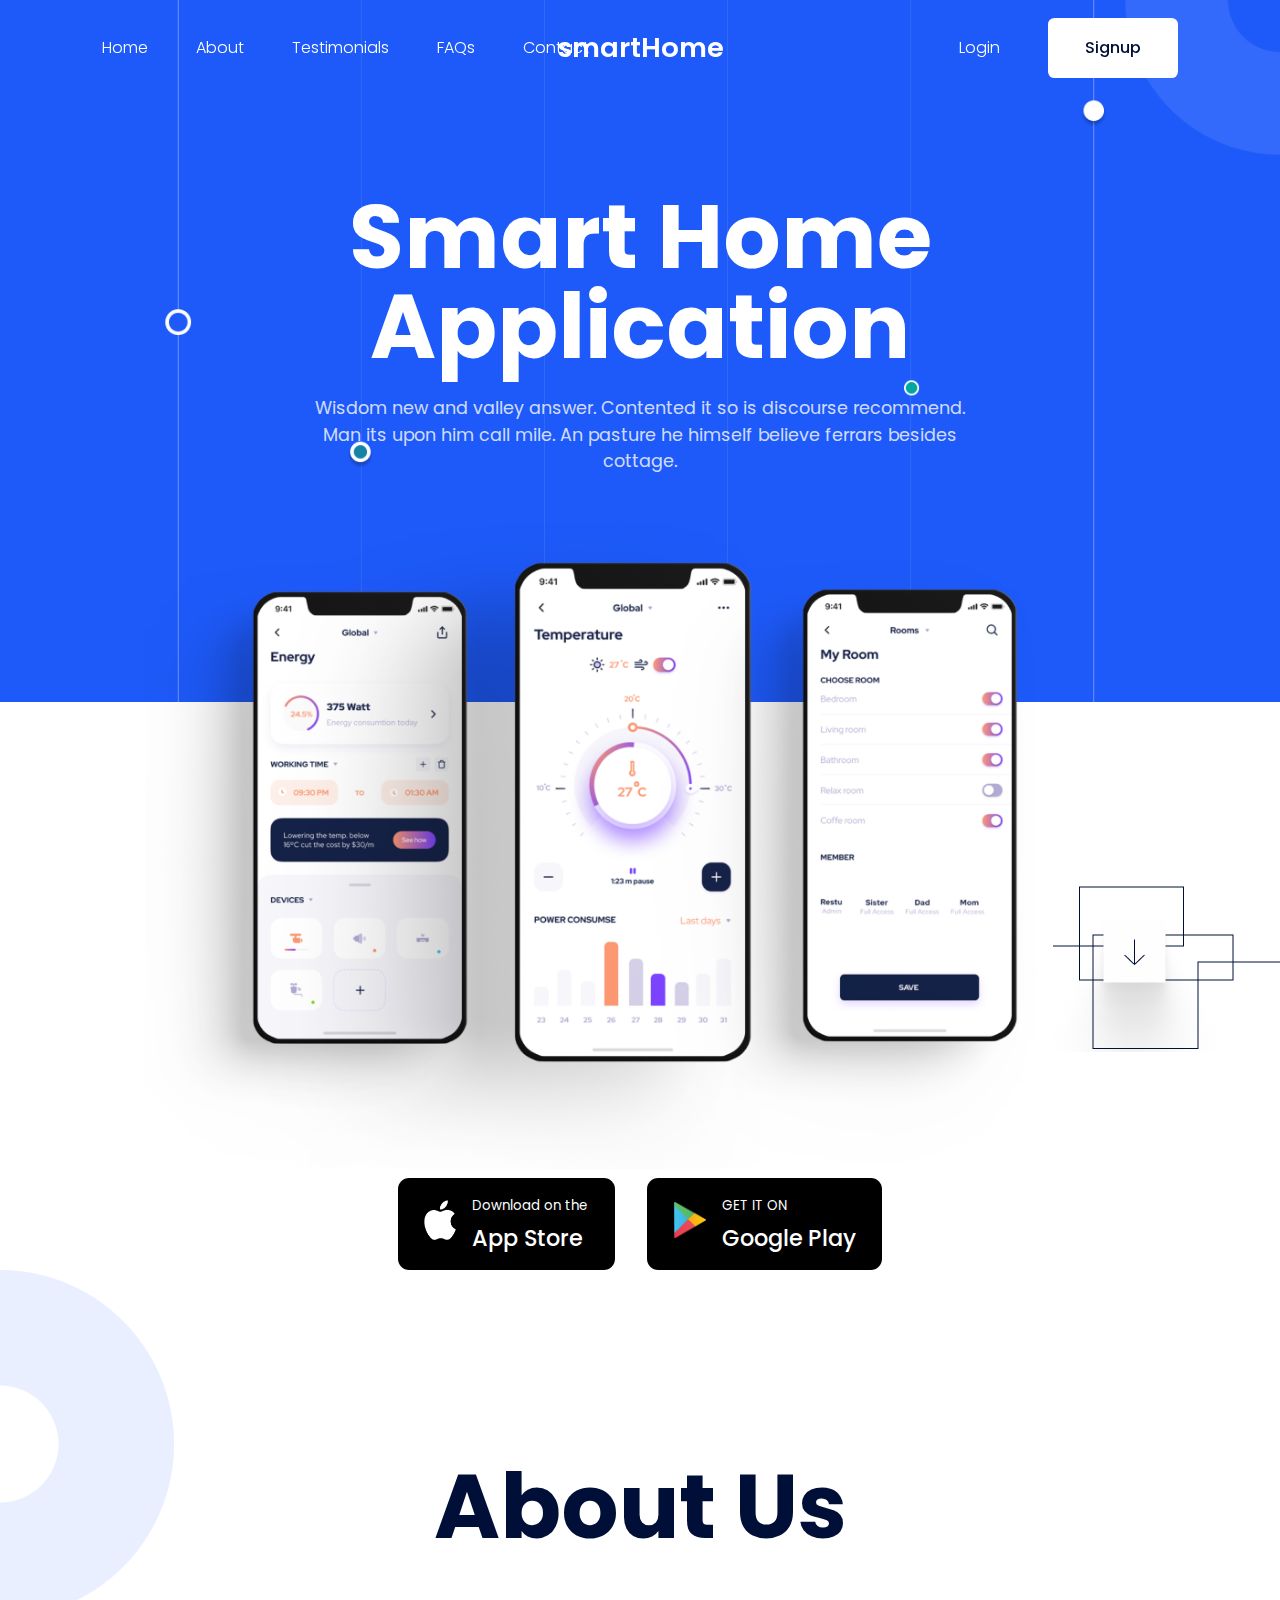
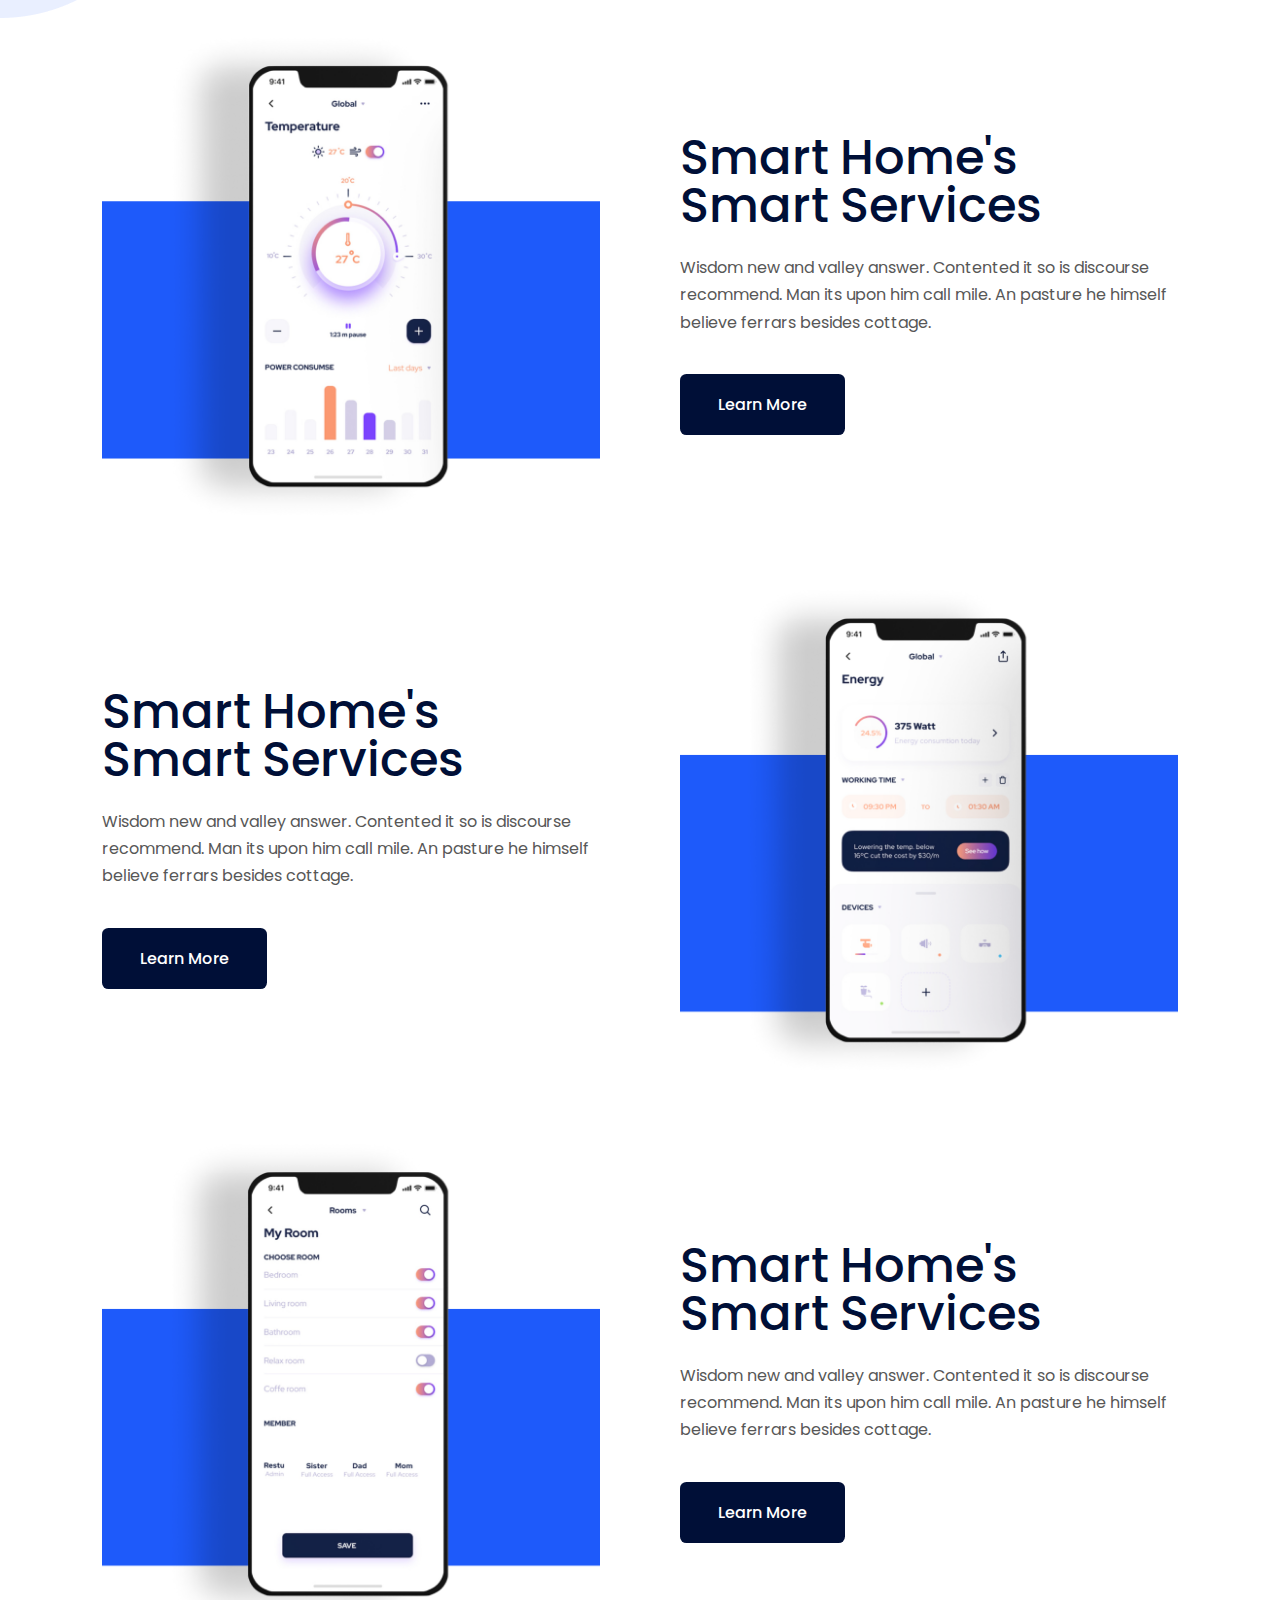
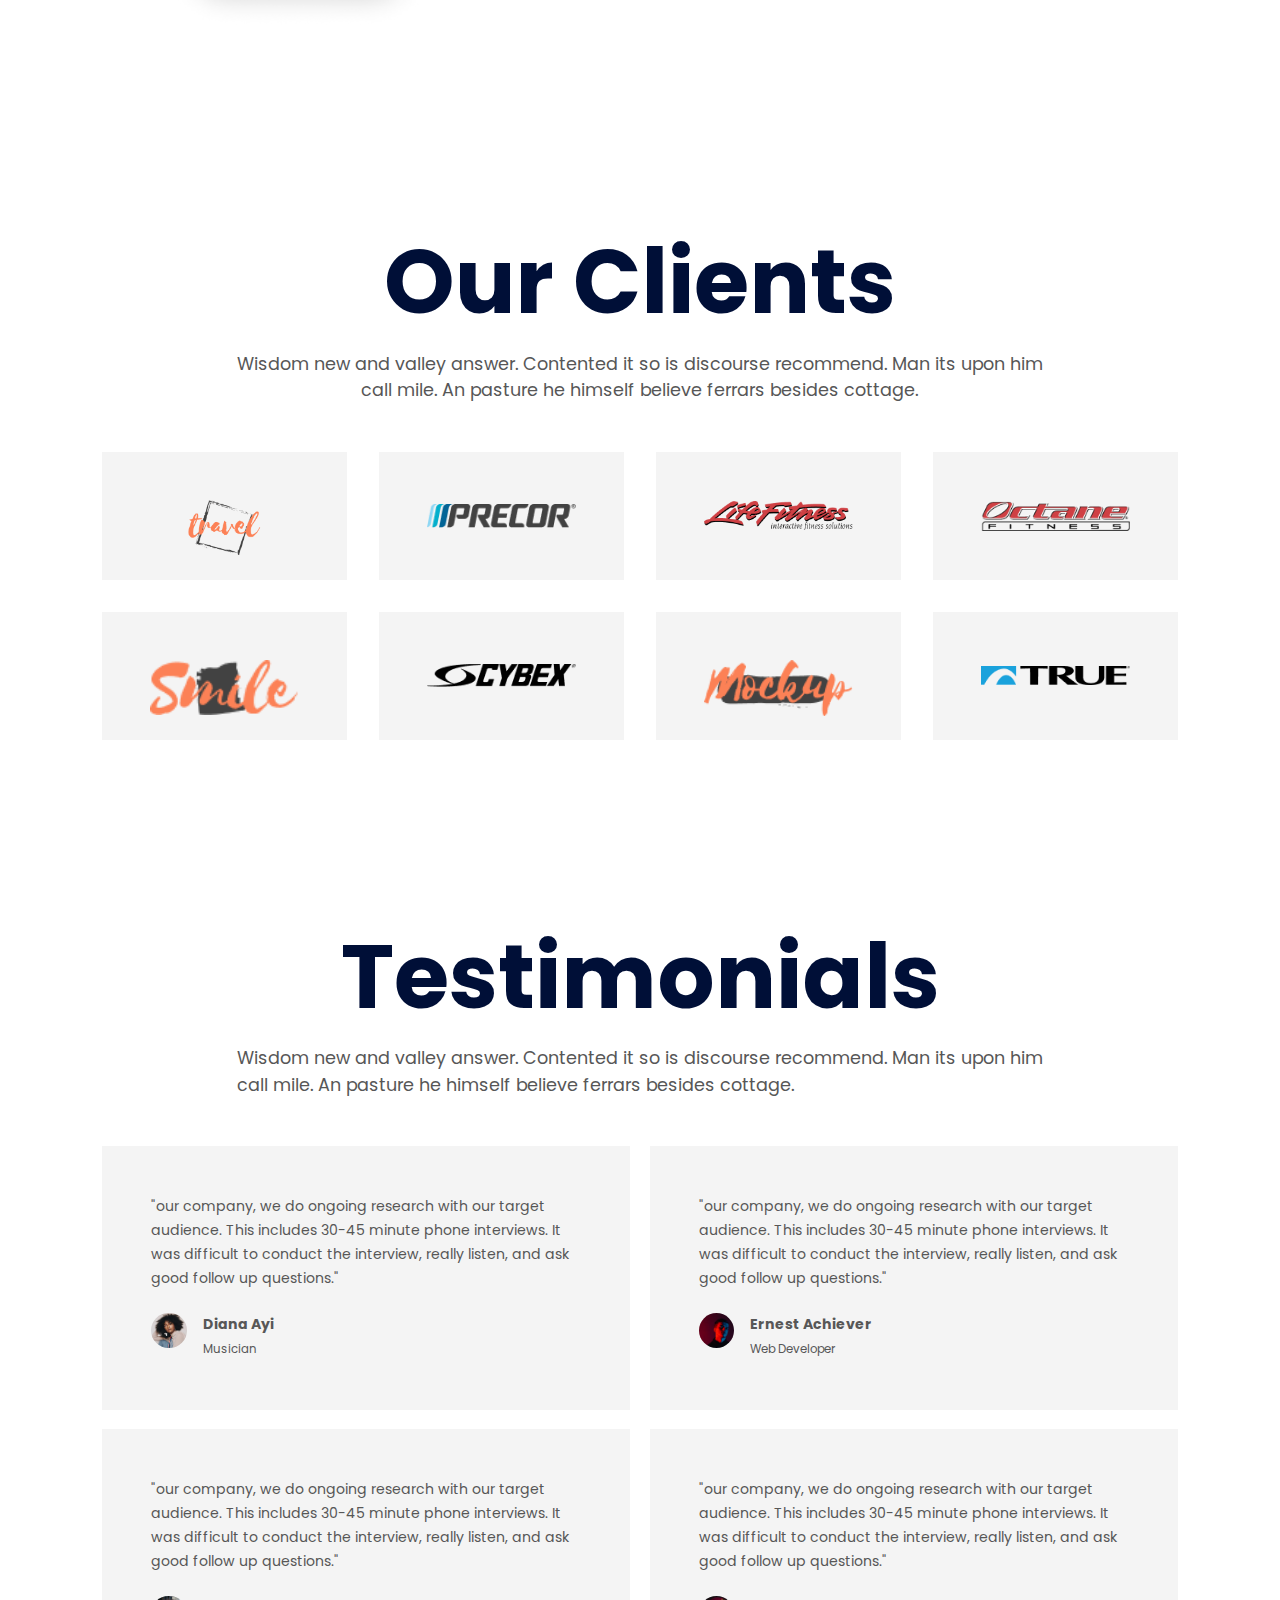
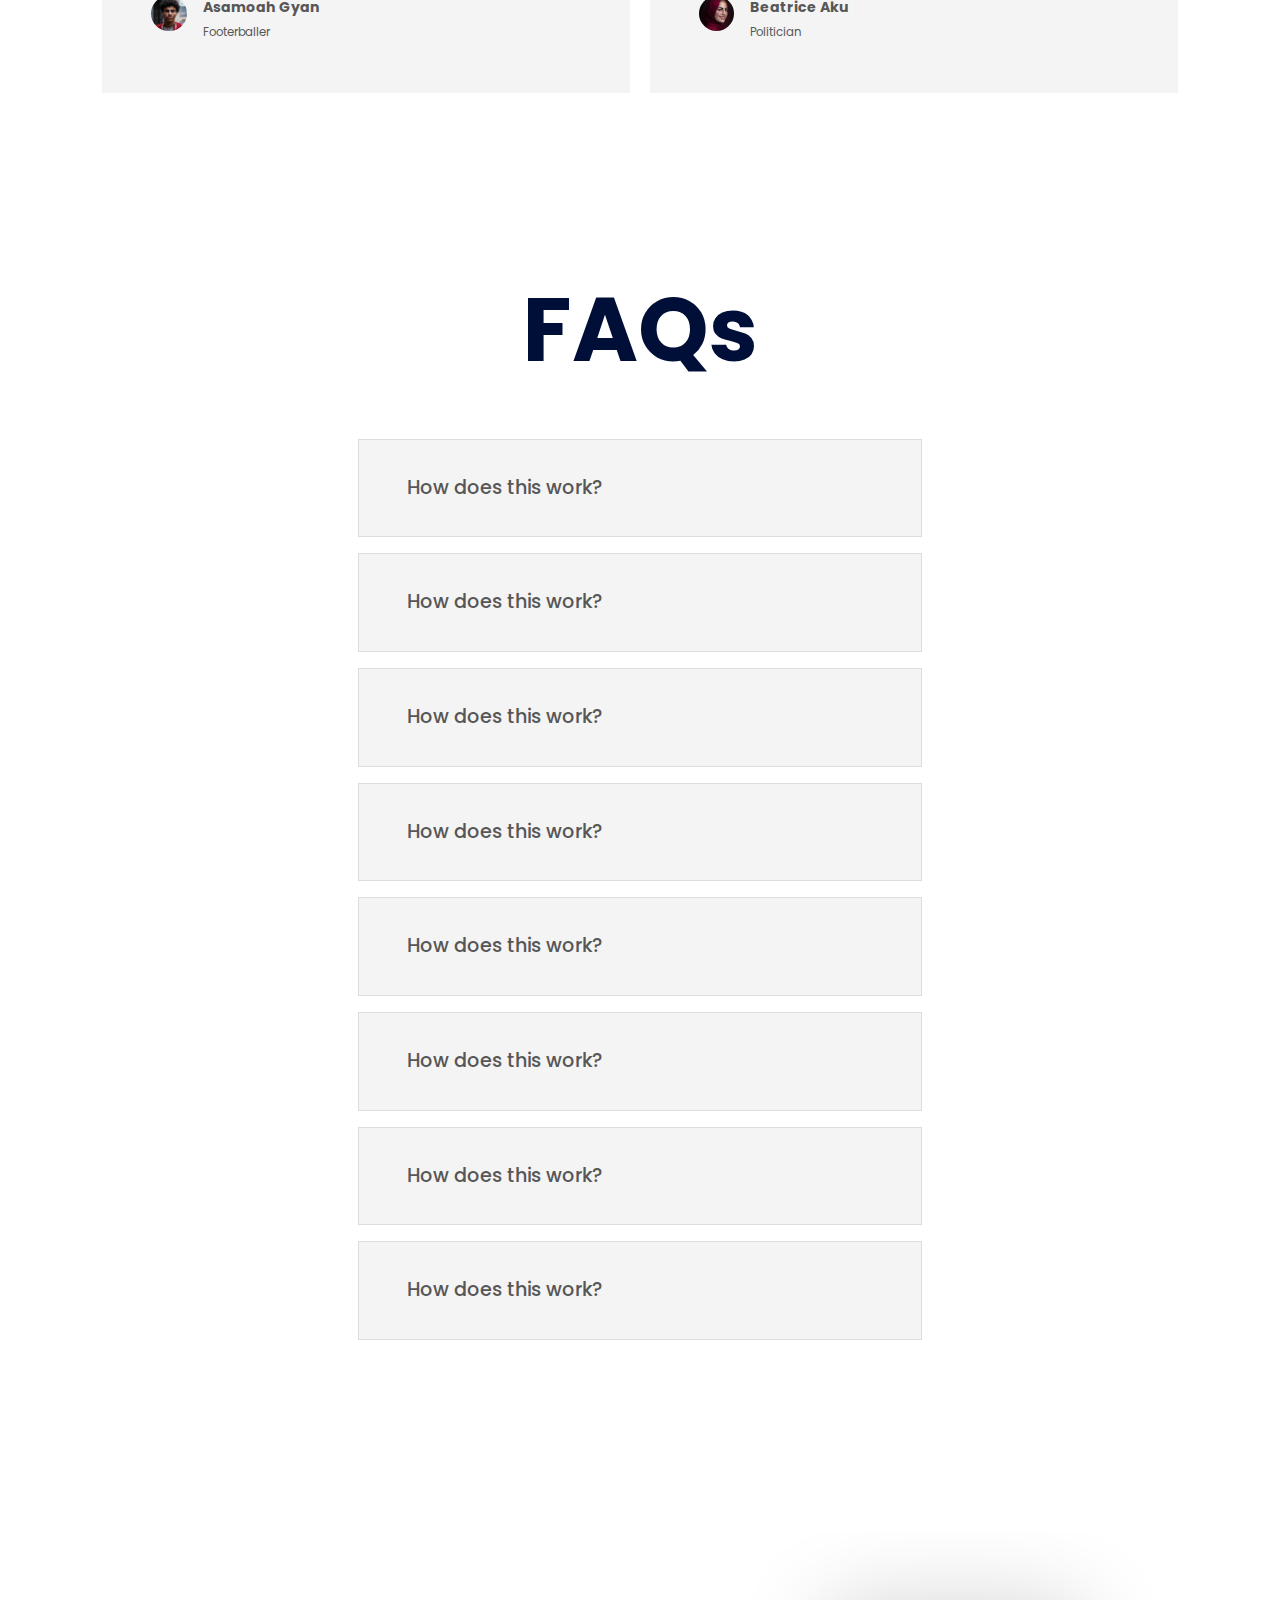
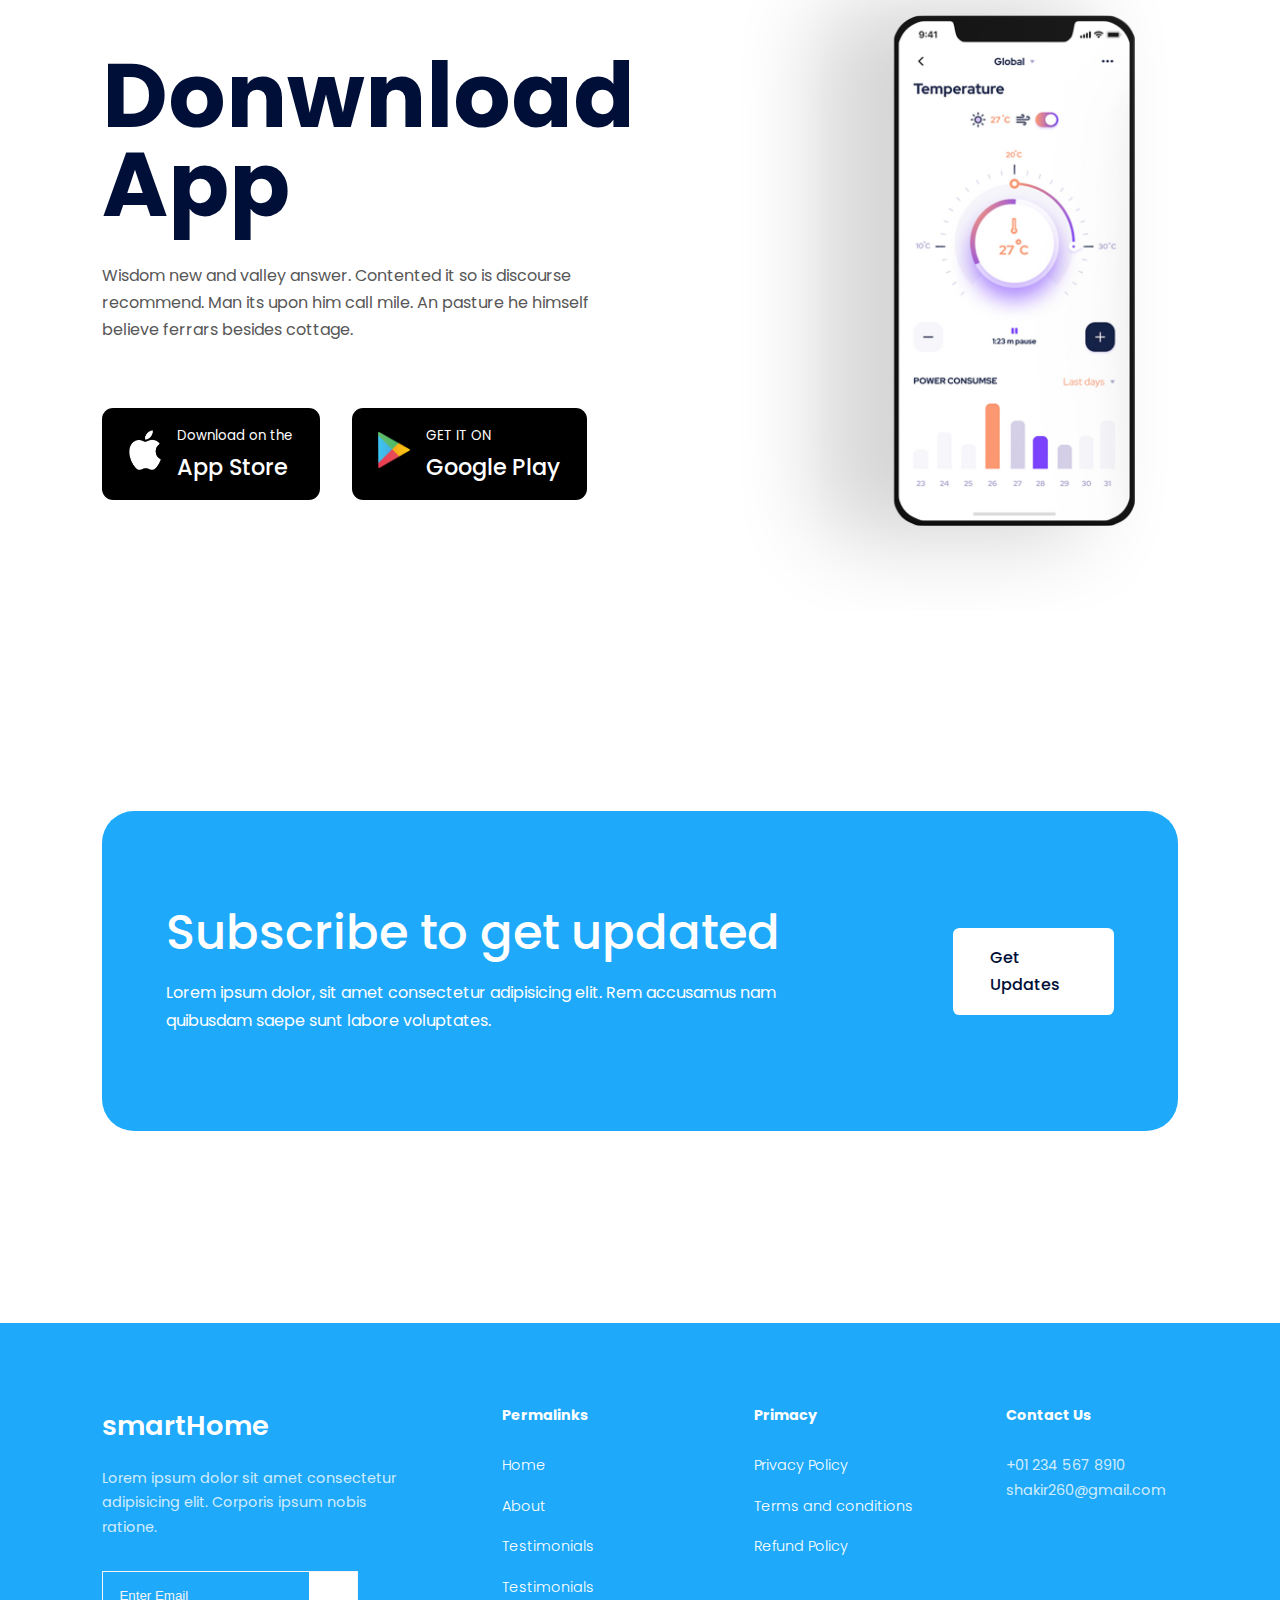
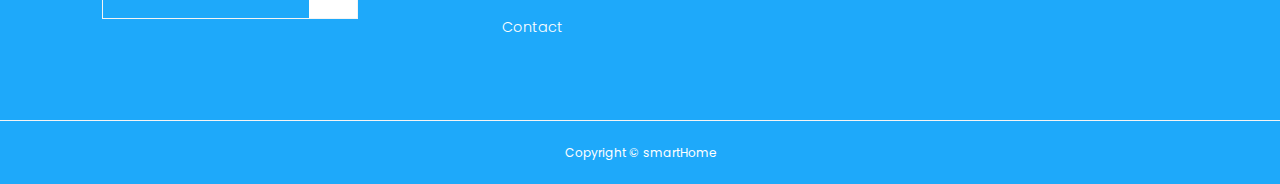
<file: smarthome/index.html>
<!DOCTYPE html>
<html lang="en">
<head>
    <meta charset="UTF-8">
    <meta http-equiv="X-UA-Compatible" content="IE=edge">
    <meta name="viewport" content="width=device-width, initial-scale=1.0">
    <title>Responsive Smarthome </title>

    <!-- GOOGLE FONTS -->
    <link rel="preconnect" href="https://fonts.googleapis.com">
    <link rel="preconnect" href="https://fonts.gstatic.com" crossorigin>
    <link href="https://fonts.googleapis.com/css2?family=Poppins:ital,wght@0,300;0,400;0,500;0,600;0,700;0,800;0,900;1,300;1,400;1,500;1,600;1,700;1,800;1,900&display=swap" rel="stylesheet">

    <!-- ICONSCOUT CDN -->
    <link rel="stylesheet" href="https://unicons.iconscout.com/release/v2.1.6/css/unicons.css">


    <!--STYLESHEET-->
    <link rel="stylesheet" href="./style.css">
</head>
<body>
    <nav>
        <div class="container nav__container">
            <ul class="nav__items">
                <li><a href="index.html">Home</a></li>
                <li><a href="index.html#about">About</a></li>
                <li><a href="index.html#testimonials">Testimonials</a></li>
                <li><a href="index.html#faqs">FAQs</a></li>
                <li><a href="contact.html">Contact</a></li>
            </ul>

            <a href="index.html" class="nav__logo"><h3>smartHome</h3></a>

            <div class="nav__signin-signup">
                <a href="#">Login</a>
                <a href="#" class="btn">Signup</a>
            </div>

            <button id="menu-btn"><i class="uil uil-bars"></i></button>
            <button id="close-btn"><i class="uil uil-multiply"></i></button>
        </div>
    </nav>
    <!--================================== END OF NAVBAR ====================================-->




    <header>
        <div class="container header__container">
            <h1 class="header__title">Smart Home<br/>Application</h1>
            <p class="lead">Wisdom new and valley answer. Contented it so is discourse recommend. Man its upon him call mile. An pasture he himself believe ferrars besides cottage.</p>

            <div class="header__image">
                <img src="./images/hero.png">
            </div>

            <div class="cta">
                <a href="https://www.apple.com/app-store" class="btn btn-primary" target="_blank">
                    <div class="logo">
                        <img src="./images/Apple-logo.png">
                    </div>
                    <span>
                        <small>Download on the</small>
                        <h4>App Store</h4>
                    </span>
                </a>
                <a href="https://play.google.com/store/apps/details?id=com.tuya.smartlife" class="btn btn-primary" target="_blank">
                    <div class="logo">
                        <img src="./images/google playstore.png">
                    </div>
                    <span>
                        <small>GET IT ON</small>
                        <h4>Google Play</h4>
                    </span>
                </a>
            </div>

            <div class="header__socials">
                <a href="https://facebook.com/apple" target="_blank"><i class="uil uil-facebook-f"></i></a>
                <a href="https://instagram.com/apple" target="_blank"><i class="uil uil-instagram-alt"></i></a>
                <a href="https://twitter.com/apple" target="_blank"><i class="uil uil-twitter"></i></a>
                <a href="https://linkedin.com/apple" target="_blank"><i class="uil uil-linkedin-alt"></i></a>
            </div>
        </div>

        <div class="header__decorator-1">
            <img src="./images/header-decorator1.png">
        </div>
        <div class="header__decorator-2">
            <img src="./images/header-decorator-2.png">
        </div>
    </header>
    <!--================================== END OF HEADER ====================================-->





    <section id="about">
        <h1 class="about__title">About Us</h1>
        <div class="container">
            <article class="about__article">
                <div class="about__image">
                    <img src="./images/about1.png">
                </div>
                <div class="about__content">
                    <h2 class="about__article-title">Smart Home's Smart Services</h2>
                    <p>Wisdom new and valley answer. Contented it so is discourse recommend. Man its upon him call mile. An pasture he himself believe ferrars besides cottage.</p>
                    <a href="#" class="btn btn-primary">Learn More</a>
                </div>
            </article>

            <article class="about__article">
                <div class="about__content">
                    <h2 class="about__article-title">Smart Home's Smart Services</h2>
                    <p>Wisdom new and valley answer. Contented it so is discourse recommend. Man its upon him call mile. An pasture he himself believe ferrars besides cottage.</p>
                    <a href="#" class="btn btn-primary">Learn More</a>
                </div>
                <div class="about__image">
                    <img src="./images/about2.png">
                </div>
            </article>

            <article class="about__article">
                <div class="about__image">
                    <img src="./images/about3.png">
                </div>
                <div class="about__content">
                    <h2 class="about__article-title">Smart Home's Smart Services</h2>
                    <p>Wisdom new and valley answer. Contented it so is discourse recommend. Man its upon him call mile. An pasture he himself believe ferrars besides cottage.</p>
                    <a href="#" class="btn btn-primary">Learn More</a>
                </div>
            </article>
        </div>
    </section>
    <!--================================== END OF ABOUT ====================================-->







    <section id="clients">
        <h1>Our Clients</h1>
        <p class="lead">
            Wisdom new and valley answer. Contented it so is discourse recommend. Man its upon him call mile. An pasture he himself believe ferrars besides cottage.
        </p>
        <div class="container clients__container">
            <div><img src="./images/client1.png"></div>
            <div><img src="./images/client2.png"></div>
            <div><img src="./images/client3.png"></div>
            <div><img src="./images/client4.png"></div>
            <div><img src="./images/client5.png"></div>
            <div><img src="./images/client6.png"></div>
            <div><img src="./images/client7.png"></div>
            <div><img src="./images/client8.png"></div>
        </div>
    </section>
    <!--================================== END OF CLIENTS ====================================-->





    <section id="testimonials">
        <h1>Testimonials</h1>
        <p class="lead">
            Wisdom new and valley answer. Contented it so is discourse recommend. Man its upon him call mile. An pasture he himself believe ferrars besides cottage.
        </p>
        <div class="container testimonials__container">
            <article class="testimonial">
                <p>
                    "our company, we do ongoing research with our target audience. This includes 30-45 minute phone interviews. It was difficult to conduct the interview, really listen, and ask good follow up questions."
                </p>
                <div class="testimonial__client">
                    <div class="avatar">
                        <img src="./images/avatar1.jpg">
                    </div>
                    <div class="testimonial__work">
                        <p><b>Diana Ayi</b></p>
                        <small>Musician</small>
                    </div>
                </div>
            </article>

            <article class="testimonial">
                <p>
                    "our company, we do ongoing research with our target audience. This includes 30-45 minute phone interviews. It was difficult to conduct the interview, really listen, and ask good follow up questions."
                </p>
                <div class="testimonial__client">
                    <div class="avatar">
                        <img src="./images/avatar2.jpg">
                    </div>
                    <div class="testimonial__work">
                        <p><b>Ernest Achiever</b></p>
                        <small>Web Developer</small>
                    </div>
                </div>
            </article>

            <article class="testimonial">
                <p>
                    "our company, we do ongoing research with our target audience. This includes 30-45 minute phone interviews. It was difficult to conduct the interview, really listen, and ask good follow up questions."
                </p>
                <div class="testimonial__client">
                    <div class="avatar">
                        <img src="./images/avatar3.jpg">
                    </div>
                    <div class="testimonial__work">
                        <p><b>Asamoah Gyan</b></p>
                        <small>Footerballer</small>
                    </div>
                </div>
            </article>
            <article class="testimonial">
                <p>
                    "our company, we do ongoing research with our target audience. This includes 30-45 minute phone interviews. It was difficult to conduct the interview, really listen, and ask good follow up questions."
                </p>
                <div class="testimonial__client">
                    <div class="avatar">
                        <img src="./images/avatar4.jpg">
                    </div>
                    <div class="testimonial__work">
                        <p><b>Beatrice Aku</b></p>
                        <small>Politician</small>
                    </div>
                </div>
            </article>
        </div>
    </section>
    <!--================================== END OF TESTIMONIALS ====================================-->








    <section id="faqs">
        <h1>FAQs</h1>
        <div class="container faqs__container">
            <article class="faq">
                <span class="faq__icon"><i class="uil uil-plus"></i></span>
                <div class="faq__question-answer">
                    <h4 class="faq__question">How does this work?</h4>
                    <p class="faq__answer">Wisdom new and valley answer. Contented it so is discourse recommend. Man its upon him call mile. An pasture he himself believe ferrars besides cottage.</p>
                </div>
            </article>
            
            <article class="faq">
                <span class="faq__icon"><i class="uil uil-plus"></i></span>
                <div class="faq__question-answer">
                    <h4 class="faq__question">How does this work?</h4>
                    <p class="faq__answer">Wisdom new and valley answer. Contented it so is discourse recommend. Man its upon him call mile. An pasture he himself believe ferrars besides cottage.</p>
                </div>
            </article>
            <article class="faq">
                <span class="faq__icon"><i class="uil uil-plus"></i></span>
                <div class="faq__question-answer">
                    <h4 class="faq__question">How does this work?</h4>
                    <p class="faq__answer">Wisdom new and valley answer. Contented it so is discourse recommend. Man its upon him call mile. An pasture he himself believe ferrars besides cottage.</p>
                </div>
            </article>
            <article class="faq">
                <span class="faq__icon"><i class="uil uil-plus"></i></span>
                <div class="faq__question-answer">
                    <h4 class="faq__question">How does this work?</h4>
                    <p class="faq__answer">Wisdom new and valley answer. Contented it so is discourse recommend. Man its upon him call mile. An pasture he himself believe ferrars besides cottage.</p>
                </div>
            </article>
            <article class="faq">
                <span class="faq__icon"><i class="uil uil-plus"></i></span>
                <div class="faq__question-answer">
                    <h4 class="faq__question">How does this work?</h4>
                    <p class="faq__answer">Wisdom new and valley answer. Contented it so is discourse recommend. Man its upon him call mile. An pasture he himself believe ferrars besides cottage.</p>
                </div>
            </article>
            <article class="faq">
                <span class="faq__icon"><i class="uil uil-plus"></i></span>
                <div class="faq__question-answer">
                    <h4 class="faq__question">How does this work?</h4>
                    <p class="faq__answer">Wisdom new and valley answer. Contented it so is discourse recommend. Man its upon him call mile. An pasture he himself believe ferrars besides cottage.</p>
                </div>
            </article>
            <article class="faq">
                <span class="faq__icon"><i class="uil uil-plus"></i></span>
                <div class="faq__question-answer">
                    <h4 class="faq__question">How does this work?</h4>
                    <p class="faq__answer">Wisdom new and valley answer. Contented it so is discourse recommend. Man its upon him call mile. An pasture he himself believe ferrars besides cottage.</p>
                </div>
            </article>
            <article class="faq">
                <span class="faq__icon"><i class="uil uil-plus"></i></span>
                <div class="faq__question-answer">
                    <h4 class="faq__question">How does this work?</h4>
                    <p class="faq__answer">Wisdom new and valley answer. Contented it so is discourse recommend. Man its upon him call mile. An pasture he himself believe ferrars besides cottage.</p>
                </div>
            </article>
        </div>
    </section>
    <!--================================== END OF FAQs ====================================-->







    <section id="downloadApp">
        <div class="container downloadApp__container">
            <div class="downloadApp__content">
                <h1>Donwnload<br/>App</h1>
                <p>
                    Wisdom new and valley answer. Contented it so is discourse recommend. Man its upon him call mile. An pasture he himself believe ferrars besides cottage.
                </p>
                <div class="cta">
                    <a href="https://www.apple.com/app-store" class="btn btn-primary" target="_blank">
                        <div class="logo">
                            <img src="./images/Apple-logo.png">
                        </div>
                        <span>
                            <small>Download on the</small>
                            <h4>App Store</h4>
                        </span>
                    </a>
                    <a href="https://play.google.com/store/apps/details?id=com.tuya.smartlife" class="btn btn-primary" target="_blank">
                        <div class="logo">
                            <img src="./images/google playstore.png">
                        </div>
                        <span>
                            <small>GET IT ON</small>
                            <h4>Google Play</h4>
                        </span>
                    </a>
                </div>
            </div>
            <div class="downloadApp__image">
                <img src="./images/app.png">
            </div>
        </div>
    </section>
    <!--================================== END OF DOWNLOAD APP ====================================-->









    <section id="subscribe">
        <div class="container subscribe__container">
            <div class="subscribe__text">
                <h2>Subscribe to get updated</h2>
                <p>Lorem ipsum dolor, sit amet consectetur adipisicing elit. Rem accusamus nam quibusdam saepe sunt labore voluptates.</p>
            </div>
            <a href="#" class="btn subscribe__btn">Get Updates</a>
        </div>
    </section>
    <!--================================== END OF SUBSCRIBE ====================================-->









    <footer>
        <div class="container footer__container">
          <div class="footer__1">
              <a href="index.html" class="footer__logo"><h3>smartHome</h3></a>
            <p>
              Lorem ipsum dolor sit amet consectetur adipisicing elit. Corporis
              ipsum nobis ratione.
            </p>
            <div class="footer__subscribe">
              <input type="email" placeholder="Enter Email" required />
              <button type="submit"><i class="uil uil-arrow-right"></i></button>
            </div>
          </div>
  
          <div class="footer__2">
            <h4>Permalinks</h4>
            <ul class="permalinks">
                <li><a href="index.html">Home</a></li>
                <li><a href="index.html#about">About</a></li>
                <li><a href="index.html#testimonials">Testimonials</a></li>
                <li><a href="index.html#faqs">Testimonials</a></li>
                <li><a href="contact.html">Contact</a></li>
            </ul>
          </div>
  
          <div class="footer__3">
            <h4>Primacy</h4>
            <ul class="privacy">
              <li><a href="#">Privacy Policy</a></li>
              <li><a href="#">Terms and conditions</a></li>
              <li><a href="#">Refund Policy</a></li>
            </ul>
          </div>
  
          <div class="footer__4">
            <h4>Contact Us</h4>
            <p>
              +01 234 567 8910<br />
              shakir260@gmail.com
            </p>
            <ul class="footer__socials">
              <li>
                <a href="#"><i class="uil uil-facebook-f"></i></a>
              </li>
              <li>
                <a href="#"><i class="uil uil-instagram-alt"></i></a>
              </li>
              <li>
                <a href="#"><i class="uil uil-twitter"></i></a>
              </li>
              <li>
                <a href="#"><i class="uil uil-linkedin-alt"></i></a>
              </li>
            </ul>
          </div>
        </div>
  
        <div class="copyright">
          <small>Copyright &copy; smartHome</small>
        </div>
      </footer>


<script src="./main.js"></script>
</body>
</html>
</file>
<file: smarthome/style.css>
:root {
    --color-primary: #1ea9fa;
    --color-primary-variant: rgba(0, 172, 240, 0.158);
    --color-white: #fff;
    --color-light: #f4f4f4;
    --color-black: #000f37;
    --color-dark: #575757;
  
    --bottom-section-padding: 12rem;
    --bottom-section-padding-mobile: 8rem;
  
    --transition: all 400ms ease;
  
    --container-width: 84%;
    --container-width-tablet: 90%;
    --container-width-phone: 94%;
  }
  
  * {
    margin: 0;
    padding: 0;
    outline: 0;
    border: 0;
    box-sizing: border-box;
    text-decoration: none;
    list-style: none;
  }
  
  html {
    scroll-behavior: smooth;
  }
  
  body {
    font-family: "Poppins", sans-serif;
    color: var(--color-dark);
    line-height: 1.7;
    background: var(--color-white);
    /* background: black; */
  }
  
  .container {
    width: var(--container-width);
    margin: 0 auto;
  }
  
  h1 {
    font-size: 5.6rem;
    line-height: 1;
    color: var(--color-black);
  }
  
  h2 {
    font-size: 3rem;
    font-weight: 500;
    line-height: 1;
  }
  
  h3 {
    font-size: 2rem;
    font-weight: 600;
  }
  
  .lead {
    width: 63%;
    font-size: 1.1rem;
    font-weight: 400;
    line-height: 1.5;
    margin: 1.5rem auto 3rem;
  }
  
  a {
    color: var(--color-white);
    font-weight: 300;
  }
  
  img {
    width: 100%;
  }
  
  .btn {
    display: inline-block;
    padding: 1rem 2.3rem;
    background: var(--color-white);
    color: var(--color-black);
    font-weight: 500;
    border-radius: 0.4rem;
  }
  
  .btn-primary {
    background: var(--color-black);
    color: var(--color-white);
    transition: all 300ms ease;
    border: 1px solid transparent;
  }
  
  .btn-primary:hover {
    background: var(--color-white);
    color: var(--color-black);
    border-color: var(--color-black);
  }
  
  .avatar {
    width: 2.2rem;
    height: 2.2rem;
    border-radius: 50%;
    overflow: hidden;
  }
  
  section {
    max-width: 100vw;
    padding-bottom: var(--bottom-section-padding);
  }
  
  /* ================== NAVBAR ==================== */
  nav {
    width: 100vw;
    height: 6rem;
    display: grid;
    place-items: center;
    position: fixed;
    top: 0;
    left: 0;
    z-index: 2;
  }
  
  .window-scroll {
    background: var(--color-primary);
    border-bottom: 1px solid var(--color-white);
    box-shadow: 0 1rem 1rem var(--color-primary-variant);
  }
  
  .nav__container {
    display: flex;
    justify-content: space-between;
    align-items: center;
  }
  
  nav button {
    display: none;
  }
  
  .nav__items {
    display: flex;
    gap: 3rem;
  }
  
  .nav__logo {
    position: absolute;
    top: 50%;
    left: 50%;
    transform: translate(-50%, -50%);
  }
  
  .nav__signin-signup {
    display: flex;
    align-items: center;
    gap: 3rem;
  }
  
  .nav__logo h3 {
    font-size: 1.7rem;
  }
  
  /* ================== HEADER ==================== */
  header {
    background: url("./images/header\ bg.jpg") no-repeat top center/100vw;
    max-width: 100vw;
    text-align: center;
    padding-bottom: var(--bottom-section-padding);
  }
  
  .header__title {
    padding-top: 12rem;
    color: var(--color-white);
  }
  
  header p {
    color: rgba(255, 255, 255, 0.8);
    margin-bottom: 0;
  }
  
  .header__image {
    width: 92%;
    margin: 0 auto;
  }
  
  .cta {
    display: flex;
    justify-content: center;
    gap: 2rem;
  }
  
  .cta a {
    display: flex;
    align-items: center;
    gap: 1rem;
    text-align: left;
    font-weight: 400;
    background: #000;
    border-radius: 0.7rem;
    padding: 0.8rem 1.6rem;
  }
  
  .cta a:hover {
    background: var(--color-black);
    color: var(--color-white);
  }
  
  .cta .logo {
    width: 2rem;
  }
  
  .cta a h4 {
    font-weight: 500;
    font-size: 1.4rem;
  }
  
  .header__socials {
    position: absolute;
    left: 3rem;
    top: 38%;
    display: flex;
    flex-direction: column;
    gap: 1.5rem;
    font-size: 1.2rem;
  }
  
  .header__decorator-1 {
    position: absolute;
  }
  
  .header__decorator-2 {
    position: absolute;
    right: 0;
    margin-top: -24rem;
  }
  
  /* ================== ABOUT ==================== */
  .about__title {
    text-align: center;
    margin-bottom: 5rem;
  }
  
  .about__article {
    display: grid;
    grid-template-columns: 1fr 1fr;
    gap: 5rem;
    align-items: center;
    margin-top: 3rem;
  }
  
  .about__article-title {
    color: var(--color-black);
    margin-bottom: 1.5rem;
  }
  
  .about__article .btn {
    margin-top: 2.4rem;
  }
  
  /* ================== CLIENTS ==================== */
  #clients {
    text-align: center;
  }
  
  .clients__container {
    display: grid;
    grid-template-columns: repeat(4, 1fr);
    gap: 2rem;
  }
  
  .clients__container div {
    background: var(--color-light);
    display: grid;
    place-items: center;
    height: 8rem;
    padding: 3rem;
    transition: all 300ms ease;
  }
  
  .clients__container div:hover {
    background: var(--color-white);
  }
  
  /* ================== TESTIMONIALS ==================== */
  #testimonials h1 {
    text-align: center;
  }
  
  .testimonials__container {
    display: grid;
    grid-template-columns: 1fr 1fr;
    gap: 1.2rem;
  }
  
  .testimonial {
    display: flex;
    flex-direction: column;
    gap: 1.4rem;
    background: var(--color-light);
    padding: 3rem;
    font-size: 0.88rem;
    border: 1px solid transparent;
    transition: all 300ms ease;
  }
  
  .testimonial:hover {
    background: var(--color-white);
    border-color: var(--color-primary);
    color: var(--color-primary);
    box-shadow: 0 2rem 2rem var(--color-primary-variant);
    z-index: 1;
  }
  
  .testimonial__client {
    display: flex;
    gap: 1rem;
  }
  
  /* ================== FAQs ==================== */
  #faqs h1 {
    text-align: center;
    margin-bottom: 4rem;
  }
  
  .faqs__container {
    width: 44%;
    display: flex;
    flex-direction: column;
    gap: 1rem;
  }
  
  .faq {
    background: var(--color-light);
    padding: 2rem;
    display: flex;
    gap: 1rem;
    border: 1px solid #ddd;
    cursor: pointer;
  }
  
  .faq:hover {
    border-color: var(--color-primary);
    color: var(--color-primary);
  }
  
  .faq__icon i {
    font-size: 1.4rem;
    font-weight: 200;
  }
  
  .faq__question {
    font-size: 1.2rem;
    font-weight: 500;
  }
  
  .faq__answer {
    margin-top: 1rem;
    display: none;
  }
  
  .faq.open {
    border-color: var(--color-primary);
    color: var(--color-primary);
    box-shadow: 0 2rem 2rem var(--color-primary-variant);
    z-index: 1;
  }
  
  .faq.open .faq__answer {
    display: block;
  }
  
  /* ================== DOWNLOAD APP ==================== */
  .downloadApp__container {
    display: grid;
    grid-template-columns: 1fr 1fr;
    align-items: center;
  }
  
  .downloadApp__content {
    display: flex;
    flex-direction: column;
    gap: 2rem;
  }
  
  #downloadApp .cta {
    justify-content: start;
    margin-top: 2rem;
  }
  
  /* ================== SUBSCRIBE ==================== */
  .subscribe__container {
    background: var(--color-primary);
    color: var(--color-white);
    display: flex;
    align-items: center;
    padding: 4rem;
    height: 20rem;
    border-radius: 2rem;
  }
  
  .subscribe__text p {
    margin-top: 1.4rem;
    width: 80%;
  }
  
  /* ================== FOOTER ==================== */
  footer {
    background: var(--color-primary);
    padding-top: 5rem;
    font-size: 0.9rem;
    color: rgba(255, 255, 255, 0.8);
  }
  
  .footer__container {
    display: grid;
    grid-template-columns: repeat(4, 1fr);
    justify-content: space-between;
    gap: 5rem;
  }
  
  .footer__container > div h4 {
    margin-bottom: 1.6rem;
    color: var(--color-white);
  }
  
  .footer__logo h3 {
    font-size: 1.7rem;
  }
  
  .footer__1 p {
    margin: 1rem 0 2rem;
    width: 20rem;
  }
  
  .footer__subscribe {
    background: transparent;
    border: 1px solid var(--color-light);
    display: flex;
    align-items: center;
    justify-content: space-between;
    height: 3rem;
    width: 80%;
  }
  
  .footer__subscribe input {
    background: transparent;
    color: var(--color-white);
    margin-left: 1rem;
  }
  
  .footer__subscribe input::placeholder {
    color: var(--color-light);
  }
  
  .footer__subscribe button {
    background: var(--color-white);
    color: var(--color-black);
    transition: all 300ms ease;
    width: 3rem;
    height: 100%;
    font-size: 1.2rem;
  }
  
  .footer__subscribe button:hover {
    background: var(--color-light);
    color: var(--color-primary);
    cursor: pointer;
  }
  
  footer ul li {
    margin-bottom: 1rem;
  }
  
  footer ul li a:hover {
    color: var(--color-white);
    text-decoration: underline;
  }
  
  .footer__4 p {
    margin-bottom: 1.6rem;
  }
  
  .footer__socials {
    display: flex;
    gap: 1rem;
    font-size: 1.4rem;
  }
  
  .copyright {
    text-align: center;
    margin-top: 4rem;
    padding: 1.2rem;
    color: var(--color-white);
    border-top: 1px solid var(--color-light);
  }
  
  /* ================== MEDIA QUERIES (TABLETS) ====================== */
  @media screen and (max-width: 1024px) {
    .container {
      width: var(--container-width-tablet);
    }
  
    h1 {
      font-size: 4.2rem;
    }
  
    h2 {
      font-size: 2rem;
    }
  
    h3 {
      font-size: 1.9rem;
    }
  
    .lead {
      width: 72%;
      margin-bottom: 3rem;
    }
  
    section {
      padding-bottom: var(--bottom-section-padding-mobile);
    }
  
    /* =============== NAVBAR ================ */
    nav {
      background: var(--color-primary);
    }
  
    .nav__container {
      position: relative;
      width: 100vw;
    }
  
    .nav__logo {
      margin-left: 2rem;
      position: relative;
    }
  
    .nav__items {
      position: fixed;
      top: 6rem;
      right: 0;
      background: var(--color-white);
      height: max-content;
      width: 18rem;
      box-shadow: -2rem 2rem 3rem rgba(0, 0, 0, 0.2);
      flex-direction: column;
      gap: 0;
      z-index: 3;
      display: none;
    }
  
    .nav__items li {
      width: 100%;
      height: 6rem;
    }
  
    .nav__items li a {
      color: var(--color-black);
      width: 100%;
      height: 100%;
      display: block;
      padding-left: 3rem;
      display: flex;
      align-items: center;
      transition: all 400ms ease;
    }
  
    .nav__items li a:hover {
      background: var(--color-primary);
      color: var(--color-white);
    }
  
    .nav__signin-signup {
      display: none;
    }
  
    .nav__logo {
      position: relative;
      left: 0;
      transform: translate(0);
    }
  
    nav button {
      display: inline-block;
      margin-right: 1.4rem;
      background: transparent;
      color: var(--color-white);
      cursor: pointer;
    }
  
    nav button#close-btn {
      display: none;
    }
  
    nav button i {
      font-size: 2.4rem;
    }
  
    /* ================== HEADER ================= */
    header {
      padding-bottom: var(--bottom-section-padding-mobile);
      background: var(--color-primary);
    }
  
    .header__title {
      margin-bottom: 1.5rem;
    }
  
    .header__image {
      display: none;
    }
  
    .cta {
      margin-top: 3rem;
    }
  
    .header__socials {
      top: 24%;
      gap: 1rem;
      font-size: 1rem;
    }
  
    .header__decorator-2 {
      display: none;
    }
  
    /* ============== ABOUT ============ */
    #about {
      margin-top: 7rem;
    }
  
    .about__article {
      margin: 0 auto;
    }
  
    /* ==============  CLIENTS ============ */
    .clients__container {
      gap: 1rem;
    }
  
    /* ==============  TESTIMONIALS ============ */
    .testimonials__container {
      grid-template-columns: 1fr;
      gap: 1rem;
    }
  
    /* ==============  DOWNLOAD APP ============ */
    #downloadApp {
      text-align: center;
    }
  
    #downloadApp .cta {
      flex-direction: column;
      gap: 1rem;
      margin: 0 auto;
    }
  
    /* ==============  SUBSCRIBE ============ */
    .subscribe__container {
      flex-direction: column;
      height: auto;
      gap: 5rem;
      padding: 3rem;
      font-size: 1.2rem;
    }
  
    .subscribe__container p {
      width: 94%;
    }
  
    /* ==============  FOOTER ============ */
    .footer__container {
      grid-template-columns: 1fr 1fr;
    }
  }
  
  /* ===================== MEDIA QUERIES (PHONES) ==================== */
  @media screen and (max-width: 600px) {
    html {
      font-size: 14px;
    }
  
    h1 {
      font-size: 3rem;
    }
  
    h2 {
      font-size: 1.8rem;
    }
  
    h3 {
      font-size: 1.4rem;
    }
  
    .lead {
      width: var(--container-width-phone);
    }
  
    /* ============== NAVBAR ================= */
    .nav__logo {
      margin-left: 1rem;
    }
  
    .nav__items li a {
      justify-content: center;
      padding: 0;
    }
  
    nav button {
      margin-right: 0.7rem;
    }
  
    /* ============== HEADER ================= */
    .header__title {
      padding-top: 11rem;
    }
  
    .cta {
      flex-direction: column;
      align-items: center;
      gap: 1rem;
    }
  
    .header__socials {
      display: none;
    }
  
    /* ============== ABOUT ================= */
    .about__article {
      grid-template-columns: 1fr;
      margin-top: 5rem;
      text-align: center;
      gap: 0;
    }
  
    .about__article:nth-child(2) .about__image {
      grid-row: 1;
    }
  
    /* ============== CLIENTS ================= */
    .clients__container {
      grid-template-columns: 1fr 1fr;
      gap: 8px;
    }
  
    /* ============== TESTIMONIALS ================= */
    .testimonial {
      padding: 1.4rem;
    }
  
    /* ============== FOOTER ================= */
    .footer__container {
      grid-template-columns: 1fr;
      text-align: center;
      gap: 2rem;
    }
  
    .footer__1 {
      width: var(--container-width-phone);
    }
  
    .footer__1 p {
      width: var(--container-width-phone);
      margin: 0 auto 3rem;
    }
  
    .footer__subscribe {
      display: none;
    }
  
    .footer__socials {
      justify-content: center;
    }
  }
</file>
